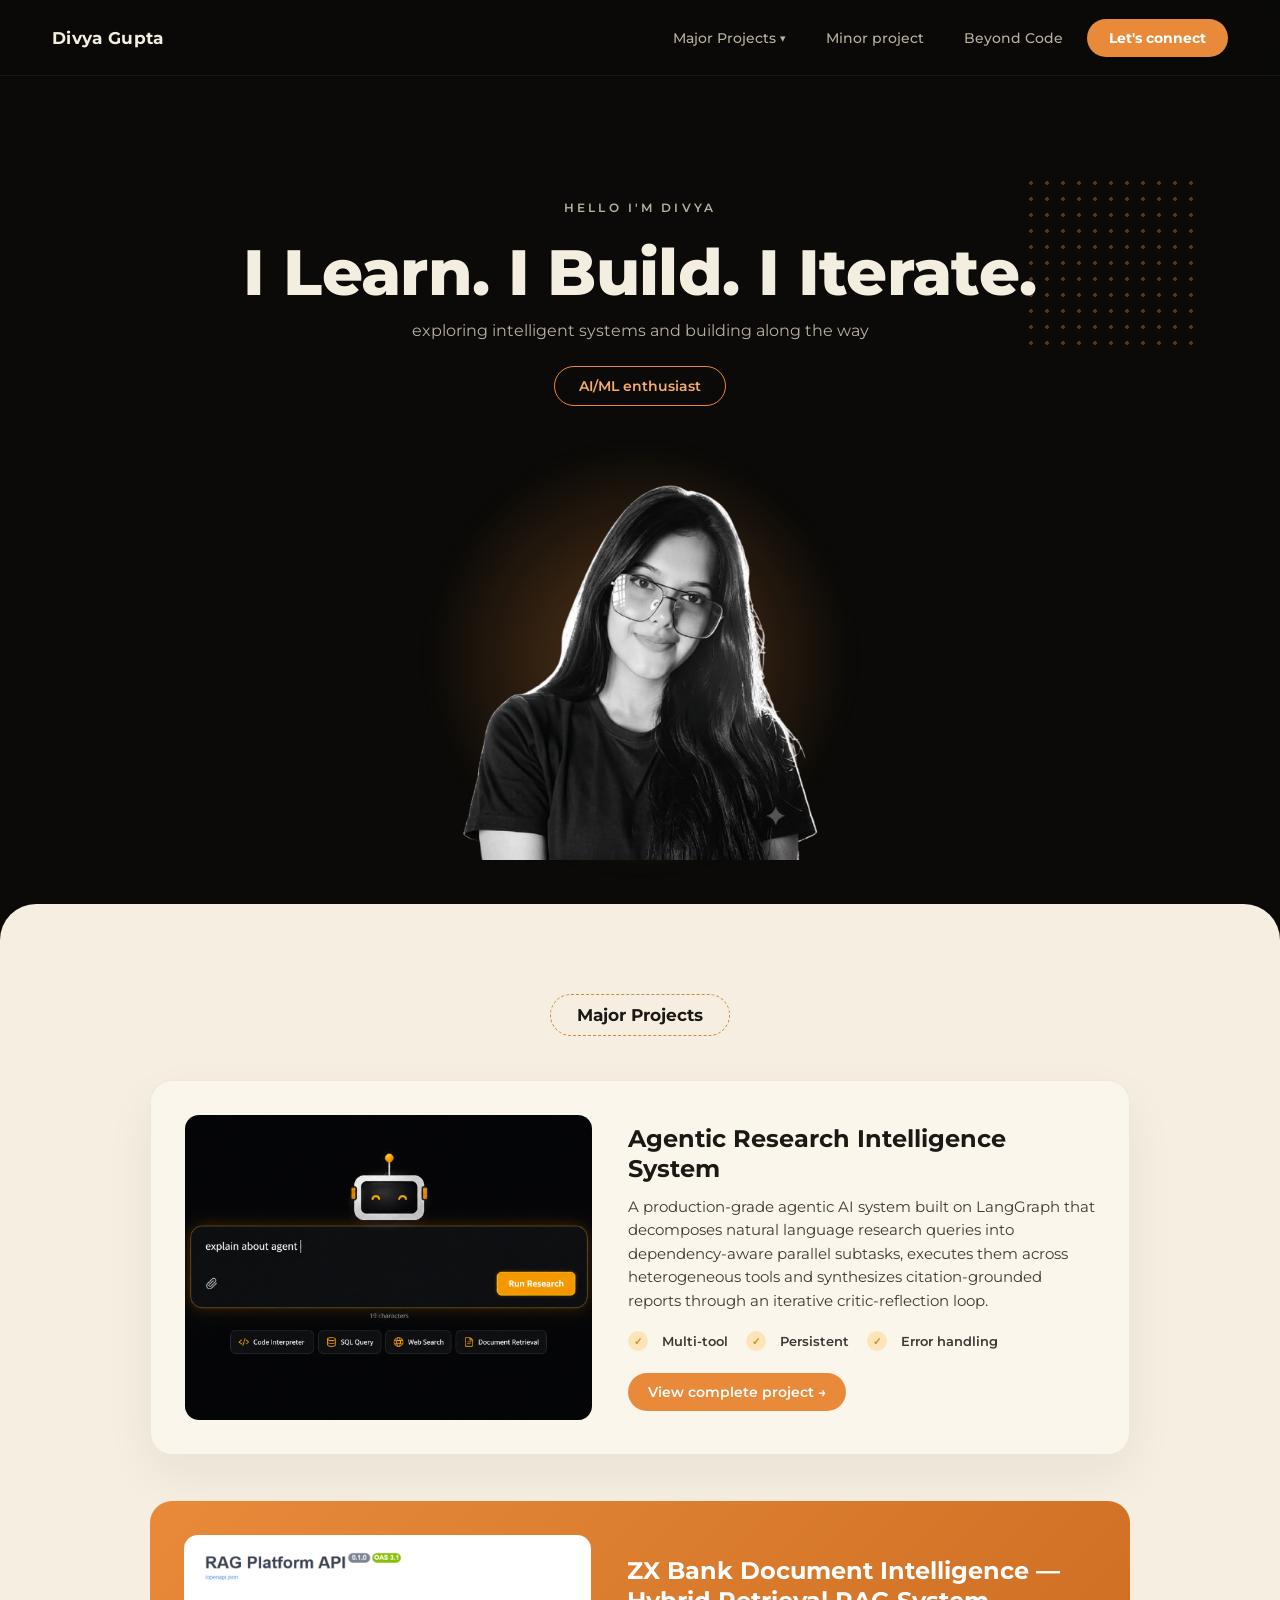
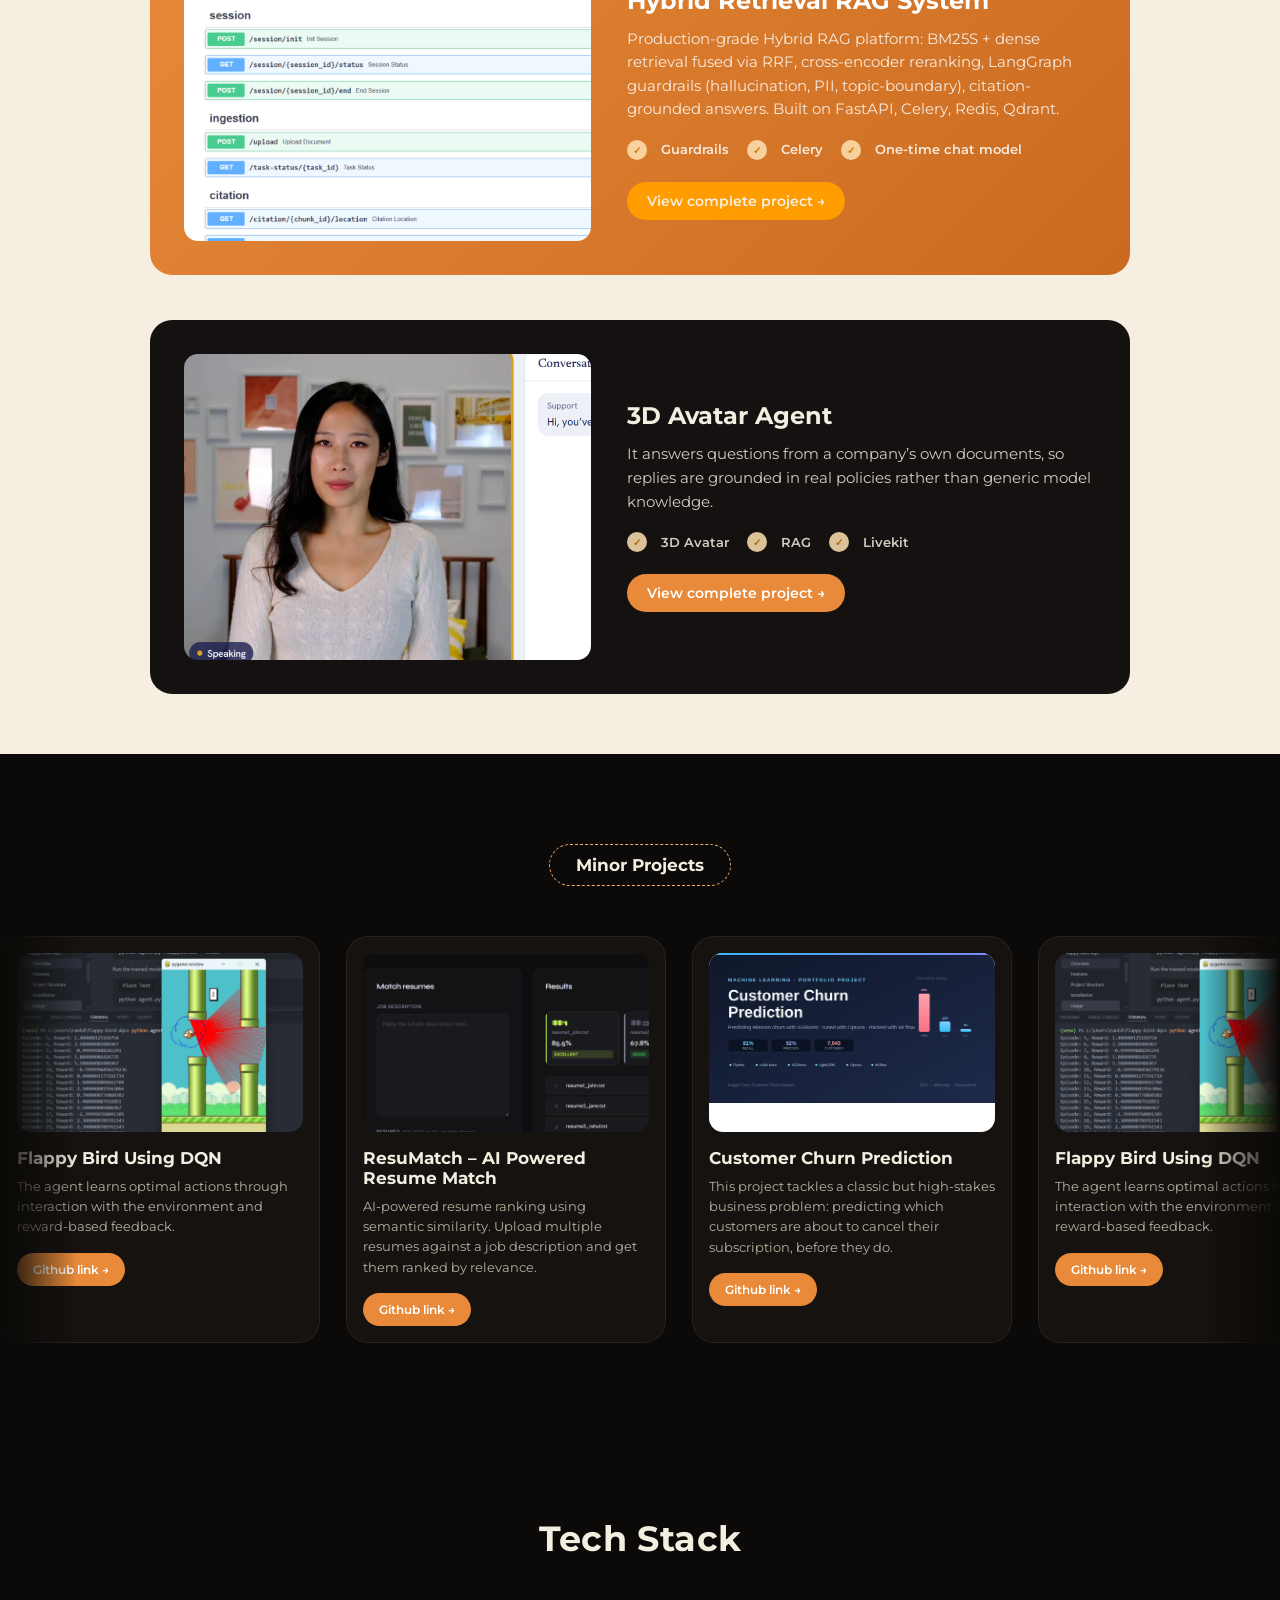
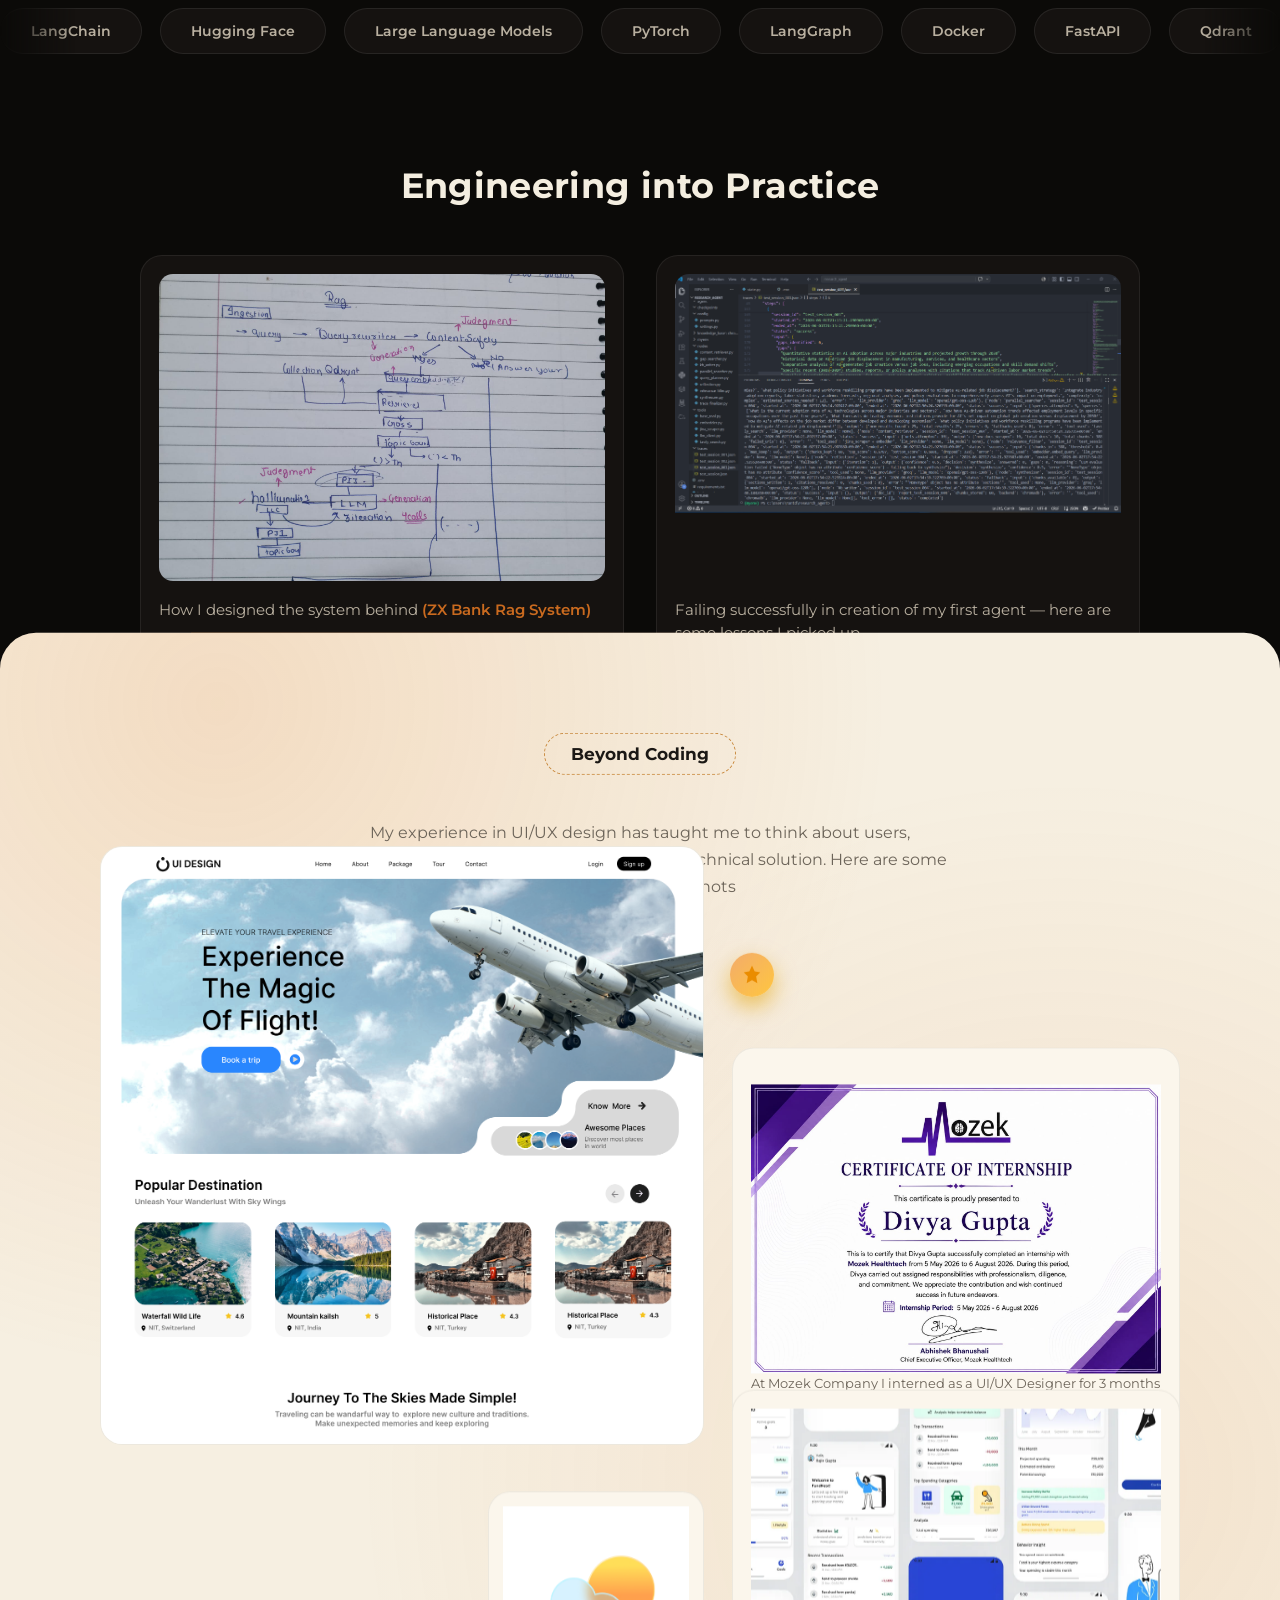
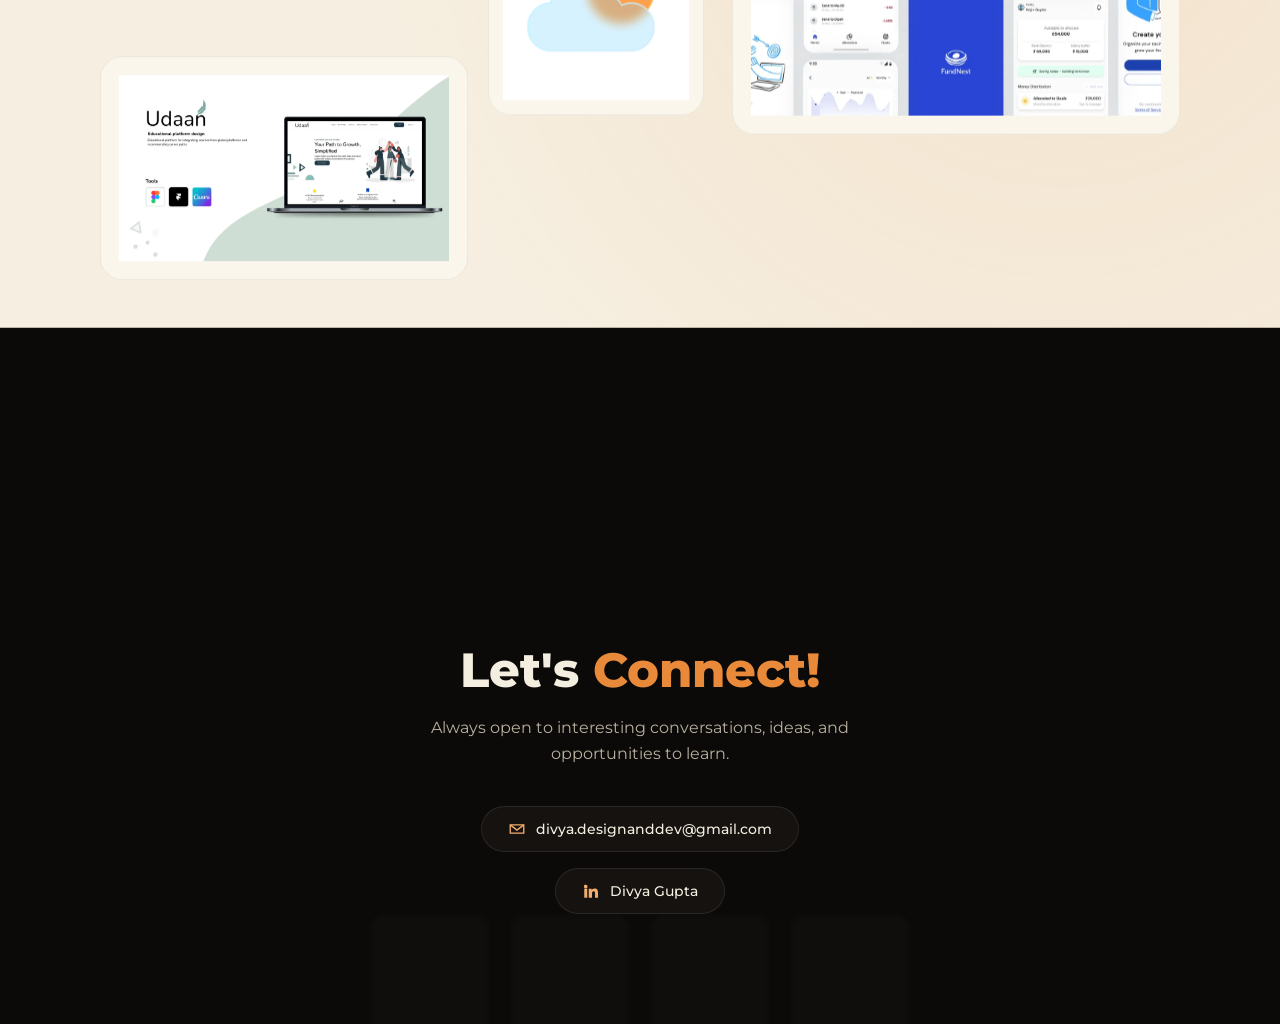
<file: index.html>
<!DOCTYPE html>
<html lang="en">
<head>
<meta charset="UTF-8">
<meta name="viewport" content="width=device-width, initial-scale=1.0">
<title>Divya Gupta — AI/ML Enthusiast</title>
<link rel="preconnect" href="https://fonts.googleapis.com">
<link rel="preconnect" href="https://fonts.gstatic.com" crossorigin>
<link href="https://fonts.googleapis.com/css2?family=Montserrat:ital,wght@0,300;0,400;0,500;0,600;0,700;0,800;1,500&display=swap" rel="stylesheet">
<link rel="stylesheet" href="style.css">
</head>
<body>

<!-- ============ TOP NAVIGATION ============ -->
<header class="site-nav" id="top">
  <div class="nav-inner">
    <a href="index.html" class="nav-logo">Divya Gupta</a>

    <button class="nav-toggle" id="navToggle" aria-label="Toggle menu" aria-expanded="false">
      <span></span><span></span><span></span>
    </button>

    <nav class="nav-links" id="navLinks">
      <div class="nav-item nav-dropdown" id="projectsDropdown">
        <button class="nav-link dropdown-trigger" aria-haspopup="true" aria-expanded="false">
          Major Projects <span class="chevron">▾</span>
        </button>
        <div class="dropdown-menu">
          
          <a href="agentic-research.html" target="_blank" rel="noopener">Agentic Research Intelligence System</a>
          
          <a href="zx-bank.html" target="_blank" rel="noopener">ZX Bank RAG System</a>
          <a href="avatar-agent.html">3D Avatar Agent</a>
        </div>
      </div>

      <a href="#minor-projects" class="nav-link nav-scroll">Minor project</a>
      <a href="#beyond-code" class="nav-link nav-scroll">Beyond Code</a>
      <a href="#connect" class="nav-link nav-cta nav-scroll">Let's connect</a>
    </nav>
  </div>
</header>

<!-- ============ HERO SECTION (static, no interaction) ============ -->
<section class="hero">
  <div class="hero-dots" aria-hidden="true"></div>
  <div class="hero-content">
    <p class="hero-eyebrow">Hello I'm Divya</p>
    <h1 class="hero-title">I Learn. I Build. I Iterate.</h1>
    <p class="hero-subtitle">exploring intelligent systems and building along the way</p>
    <span class="hero-badge">AI/ML enthusiast</span>
  </div>
  <div class="hero-portrait">
    <img src="hero_image.png" alt="Divya's Profile Photo" class="portrait-image">
    <div class="portrait-glow" aria-hidden="true"></div>
  </div>
</section>

<!-- ============ MAJOR PROJECTS (stacking cards) ============ -->
<section class="major-projects" id="major-projects">
  <div class="section-heading">
    <span class="section-badge">Major Projects</span>
  </div>

  <div class="stack-container" id="stackContainer">

    <article class="stack-card card-light" style="z-index:1;">
      <div class="stack-card-inner">
        <div class="stack-card-media">
         <img src="ai_agent.png" alt="AI agent image" class="stack-card-image">
        </div>
        <div class="stack-card-body">
          <h3>Agentic Research Intelligence System</h3>
          <p>A production-grade agentic AI system built on LangGraph that decomposes natural language research queries into dependency-aware parallel subtasks, executes them across heterogeneous tools and synthesizes citation-grounded reports through an iterative critic-reflection loop.</p>
          <ul class="tag-list">
             <li><span class="tick">✓</span>Multi-tool</li>
            <li><span class="tick">✓</span>Persistent</li>
            <li><span class="tick">✓</span>Error handling</li>
          </ul>
          <!-- TODO: replace href with real project page once built -->
          <a href="agentic-research.html" target="_blank" rel="noopener" class="btn btn-orange">View complete project →</a>
        </div>
      </div>
    </article>

    <article class="stack-card card-orange" style="z-index:2;">
      <div class="stack-card-inner">
        <div class="stack-card-media">
          <img src="Rag_image1.png" alt="ZX Bank Document Intelligence Screenshot" class="stack-card-image">
        </div>
        <div class="stack-card-body">
          <h3>ZX Bank Document Intelligence — Hybrid Retrieval RAG System</h3>
          <p>Production-grade Hybrid RAG platform: BM25S + dense retrieval fused via RRF, cross-encoder reranking, LangGraph guardrails (hallucination, PII, topic-boundary), citation-grounded answers. Built on FastAPI, Celery, Redis, Qdrant.</p>
          <ul class="tag-list">
            <li><span class="tick">✓</span>Guardrails</li>
            <li><span class="tick">✓</span>Celery</li>
            <li><span class="tick">✓</span>One-time chat model</li>
          </ul>
          <!-- TODO: replace href with real project page once built -->
          <a href="zx-bank.html" target="_blank" rel="noopener" class="btn btn-dark">View complete project →</a>
        </div>
      </div>
    </article>
        <article class="stack-card card-black" style="z-index:3;">
      <div class="stack-card-inner">
        <div class="stack-card-media">
          <img src="avatar_agent.png" alt="3D Avatar Agent screenshot" class="stack-card-image">
        </div>
        <div class="stack-card-body">
          <h3>3D Avatar Agent</h3>
          <p>It answers questions from a company’s own documents, so replies are grounded in real policies rather than generic model knowledge.</p>
          <ul class="tag-list">
            <li><span class="tick">✓</span>3D Avatar</li>
            <li><span class="tick">✓</span>RAG</li>
            <li><span class="tick">✓</span>Livekit</li>
          </ul>
          <a href="avatar-agent.html" class="btn btn-orange">View complete project →</a>
        </div>
      </div>
    </article>
    
    
  </div>
</section>

<!-- ============ MINOR PROJECTS (infinite marquee) ============ -->
<section class="minor-projects" id="minor-projects">
  <div class="section-heading">
    <span class="section-badge section-badge-dark">Minor Projects</span>
  </div>

  <div class="marquee" id="minorMarquee">
    <div class="marquee-track" id="minorTrack">

      <article class="mini-card">
        <div class="mini-card-media">
         <img src = "flappybird.png" data-label="Flappy bird DNQ">
        </div>
        <div class="mini-card-body">
          <h4>Flappy Bird Using DQN</h4>
          <p>The agent learns optimal actions through interaction with the environment and reward-based feedback.</p>
          <div class="mini-card-actions">
            <a href="https://github.com/divya626343-ctrl/flappy-bird-dqn" target="_blank" rel="noopener" class="btn btn-orange btn-sm">Github link →</a>
          </div>
        </div>
      </article>

      <article class="mini-card">
        <div class="mini-card-media">
          <img src="resumematcher.png" data-label="Resume-match-UI">
        </div>
        <div class="mini-card-body">
          <h4>ResuMatch – AI Powered Resume Match</h4>
          <p>AI-powered resume ranking using semantic similarity. Upload multiple resumes against a job description and get them ranked by relevance.</p>
          <div class="mini-card-actions">
            <a href="https://github.com/divya626343-ctrl/RESUME-JOBDESCRIPTION-MATCHER" target="_blank" rel="noopener" class="btn btn-orange btn-sm">Github link →</a>
          </div>
        </div>
      </article>

      <article class="mini-card">
        <div class="mini-card-media mini-card-media-flat">
         <img src="cover.png" data-label = "Customer churn prediction">
        </div>
        <div class="mini-card-body">
          <h4>Customer Churn Prediction</h4>
          <p>This project tackles a classic but high-stakes business problem: predicting which customers are about to cancel their subscription, before they do.</p>
          <div class="mini-card-actions">
            <a href="https://github.com/divya626343-ctrl/Customer-Churn-Prediction" target="_blank" rel="noopener" class="btn btn-orange btn-sm">Github link →</a>
          </div>
        </div>
      </article>

      
    </div>
  </div>
</section>

<!-- ============ TECH STACK (infinite marquee, no hover) ============ -->
<section class="tech-stack">
  <h2 class="section-title-light">Tech Stack</h2>
  <div class="marquee marquee-plain" id="techMarquee">
    <div class="marquee-track" id="techTrack">
      <span class="tech-pill">LangChain</span>
      <span class="tech-pill">Hugging Face</span>
      <span class="tech-pill">Large Language Models</span>
      <span class="tech-pill">PyTorch</span>
      <span class="tech-pill">LangGraph</span>
      <span class="tech-pill">Docker</span>
      <span class="tech-pill">FastAPI</span>
      <span class="tech-pill">Qdrant</span>
    </div>
  </div>
</section>

<!-- ============ ENGINEERING INTO PRACTICE (static) ============ -->
<section class="engineering">
  <h2 class="section-title-light">Engineering into Practice</h2>
  <div class="engineering-grid">
    <article class="engineering-card">
      <div class="engineering-media">
       <img src="engineering.jpeg" data-label="handwritten system flow of rag">
      </div>
      <p class="engineering-caption">How I designed the system behind <span class="highlight">(ZX Bank Rag System)</span></p>
      <!-- TODO: replace href with real project write-up link -->
      <a href="zx-bank.html" target="_blank" rel="noopener" class="btn btn-orange btn-sm">View complete project →</a>
    </article>

    <article class="engineering-card">
      <div class="engineering-media">
        <img src="failtosuccess.png" data-label="failing in first ai agent">
      </div>
      <p class="engineering-caption">Failing successfully in creation of my first agent — here are some lessons I picked up</p>
      <!-- TODO: replace with real LinkedIn post link -->
      <a href="https://lnkd.in/p/dRu3aE6P" target="_blank" rel="noopener" class="btn btn-orange btn-sm">View on LinkedIn →</a>
    </article>
  </div>
</section>

<!-- ============ BEYOND CODE (parallax) ============ -->
<section class="beyond-code" id="beyond-code" data-parallax-speed="0.1">
  <div class="parallax-bg" id="parallaxBg" aria-hidden="true"></div>
  <div class="beyond-code-content">
    <div class="section-heading">
      <span class="section-badge">Beyond Coding</span>
    </div>
    <p class="beyond-code-intro">My experience in UI/UX design has taught me to think about users, interfaces, and the bigger picture behind a technical solution. Here are some of my design snapshots</p>

  <div class="beyond-grid">

  <div class="beyond-col beyond-col-left">
    <div class="beyond-item beyond-item-hero" data-parallax-speed="0.06">
     <img src="travelui.png" alt="">
    </div>
    <div class="beyond-row">
      <div class="beyond-item beyond-item-dest" data-parallax-speed="-0.04">
        <img src="udaan.webp" alt="">
      </div>
      <div class="beyond-item beyond-item-weather" data-parallax-speed="0.05">
        <img src="cloud.png" alt="">
      </div>
    </div>
  </div>

  <div class="beyond-col beyond-col-right">
    <span class="cert-badge" aria-hidden="true">
            <svg viewBox="0 0 24 24" fill="currentColor"><path d="M12 2l2.9 6.26L21 9.27l-4.5 4.38L17.8 21 12 17.77 6.2 21l1.3-7.35L3 9.27l6.1-1.01L12 2z"/></svg>
    </span>
    <div class="beyond-item beyond-item-cert" data-parallax-speed="-0.05">
      <img src="uxintership.jpeg" data-label ="ui ux intership ceritficate">
      <p class="beyond-item-text">At Mozek Company I interned as a UI/UX Designer for 3 months where I learned a lot about the user perspective and worked on multiple design areas such as portal design, app design, watch design, and more.</p>
      <!-- TODO: replace with real certificate link/PDF -->
      <a href="https://lnkd.in/p/dxWvw84a" target="_blank" rel="noopener" class="btn btn-orange btn-sm">View the certificate →</a>
    </div>
    <div class="beyond-item beyond-item-fund" data-parallax-speed="0.04">
      <img src="fundnest1.webp" alt="">
    </div>
  </div>

</div>
</section>

<!-- ============ LET'S CONNECT ============ -->
<section class="connect" id="connect">
  <div class="connect-blur-row" aria-hidden="true">
    <div class="blur-tile"></div><div class="blur-tile"></div><div class="blur-tile"></div><div class="blur-tile"></div>
  </div>
  <div class="connect-content">
    <h2 class="connect-title">Let's <span class="highlight-orange">Connect!</span></h2>
    <p class="connect-subtitle">Always open to interesting conversations, ideas, and opportunities to learn.</p>

    <div class="connect-links">
      <button class="connect-link" id="copyEmailBtn" type="button" data-email="divya.designanddev@gmail.com">
        <svg class="connect-icon" viewBox="0 0 24 24" fill="none" stroke="currentColor" stroke-width="1.8"><path d="M3 6.5h18v11H3z"/><path d="M3 6.5l9 7 9-7"/></svg>
        <span id="emailText">divya.designanddev@gmail.com</span>
        <span class="copy-tooltip" id="copyTooltip">Copied!</span>
      </button>

      <a href="https://www.linkedin.com/in/divya-gupta-a05b24400/" target="_blank" rel="noopener" class="connect-link">
        <svg class="connect-icon" viewBox="0 0 24 24" fill="currentColor"><path d="M4.98 3.5a2.5 2.5 0 11-.02 5 2.5 2.5 0 01.02-5zM3 9h4v12H3zM9 9h3.8v1.7h.05c.53-1 1.83-2 3.77-2 4.03 0 4.78 2.65 4.78 6.1V21h-4v-5.6c0-1.34-.02-3.06-1.87-3.06-1.87 0-2.16 1.46-2.16 2.96V21H9z"/></svg>
        <span>Divya Gupta</span>
      </a>
    </div>
  </div>
</section>

<script src="main.js"></script>
</body>
</html>
</file>
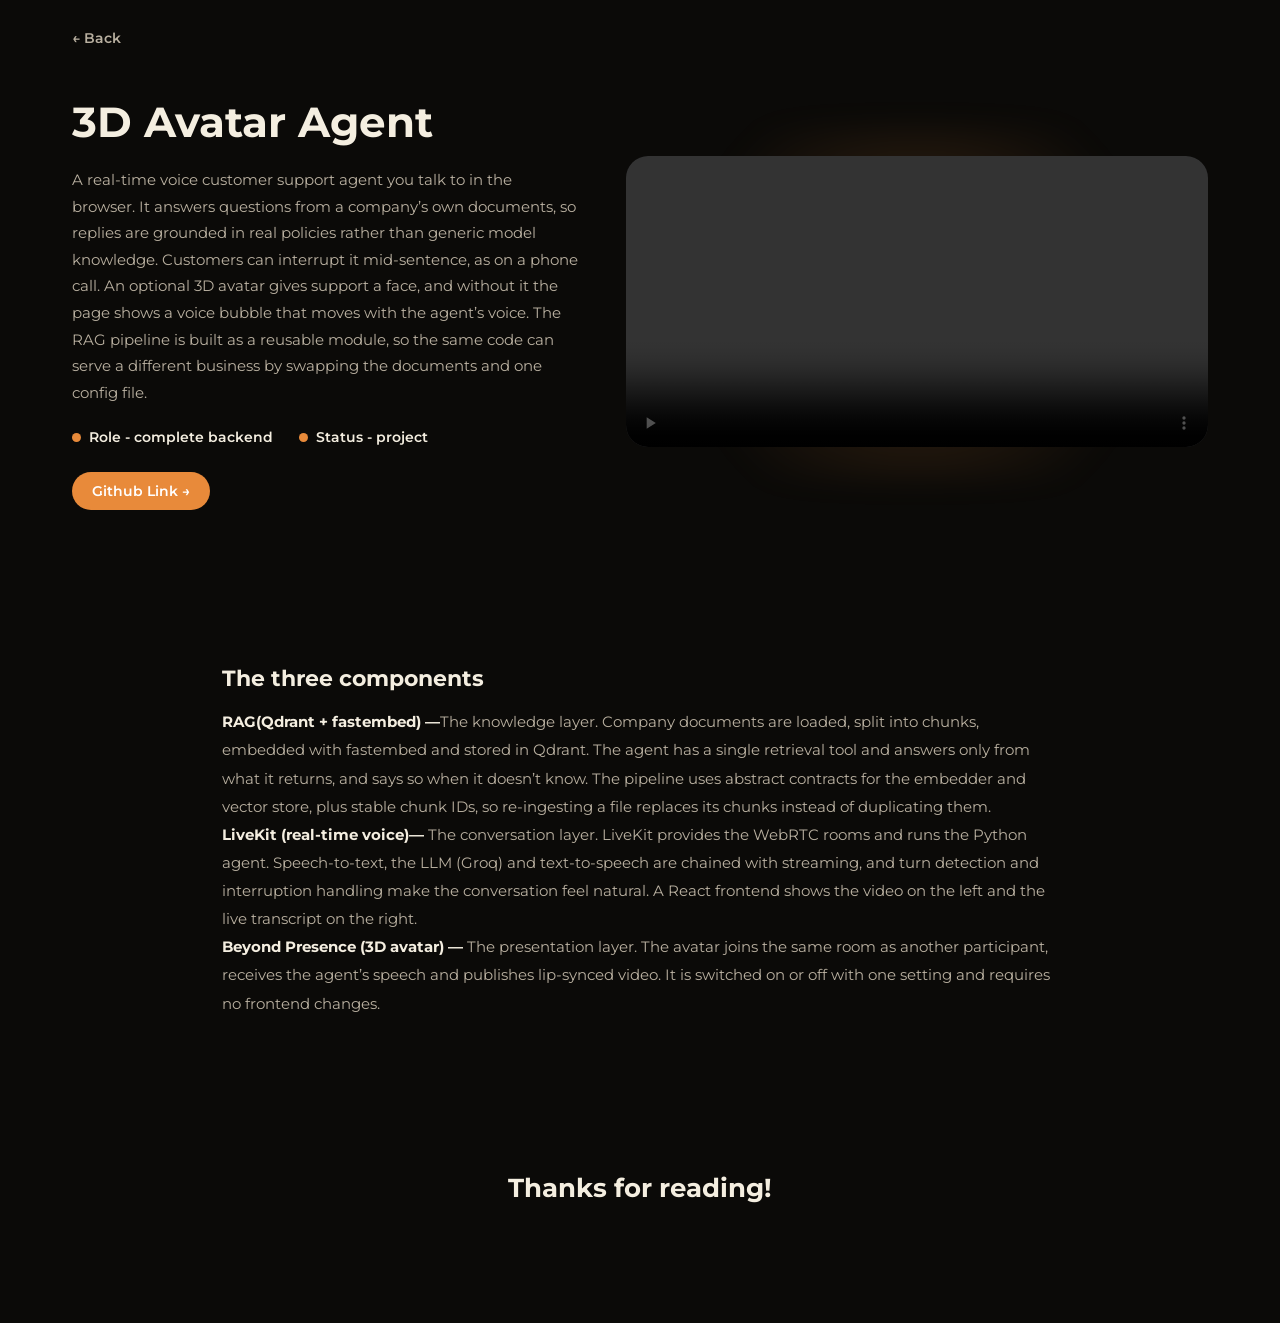
<file: avatar-agent.html>
<!DOCTYPE html>
<html lang="en">
<head>
<meta charset="UTF-8">
<meta name="viewport" content="width=device-width, initial-scale=1.0">
<title>3D Avatar Agent — Divya Gupta</title>
<link rel="preconnect" href="https://fonts.googleapis.com">
<link rel="preconnect" href="https://fonts.gstatic.com" crossorigin>
<link href="https://fonts.googleapis.com/css2?family=Montserrat:ital,wght@0,300;0,400;0,500;0,600;0,700;0,800;1,500&display=swap" rel="stylesheet">
<link rel="stylesheet" href="style.css">
</head>
<body class="project-page">

<div class="project-back-bar">
 <a href="index.html" class="project-back">← Back</a>
</div>

<!-- ============ PROJECT HERO (description left, video right) ============ -->
<section class="project-hero">
  <div class="project-hero-text">
    <h1>3D Avatar Agent</h1>
    <p>A real-time voice customer support agent you talk to in the browser. It answers questions from a company’s own documents, so replies are grounded in real policies rather than generic model knowledge. Customers can interrupt it mid-sentence, as on a phone call. An optional 3D avatar gives support a face, and without it the page shows a voice bubble that moves with the agent’s voice. The RAG pipeline is built as a reusable module, so the same code can serve a different business by swapping the documents and one config file.</p>
    <ul class="project-meta">
      <li><span class="dot"></span>Role - complete backend</li>
      <li><span class="dot"></span>Status - project</li>
    </ul>
    <!-- TODO: replace with real GitHub repo link -->
    <a href="https://github.com/divya626343-ctrl/3D-Avatar-Voice-Agent" target="_blank" rel="noopener" class="btn btn-orange">Github Link →</a>
  </div>
  <div class="project-hero-media">
     <video class="video-el" controls playsinline>
      <source src="avatar-agent-demo.mp4" type="video/mp4">
    </video>
  </div>
</section>

<!-- ============ THREE MAJOR COMPONENTS (one paragraph) ============ -->
<section class="project-single-col">
  <h2>The three components</h2>
  <p>
    <strong>RAG(Qdrant + fastembed) —</strong>The knowledge layer. Company documents are loaded, split into chunks, embedded with fastembed and stored in Qdrant. The agent has a single retrieval tool and answers only from what it returns, and says so when it doesn’t know. The pipeline uses abstract contracts for the embedder and vector store, plus stable chunk IDs, so re-ingesting a file replaces its chunks instead of duplicating them.
    <br>
    <strong>LiveKit (real-time voice)—</strong> The conversation layer. LiveKit provides the WebRTC rooms and runs the Python agent. Speech-to-text, the LLM (Groq) and text-to-speech are chained with streaming, and turn detection and interruption handling make the conversation feel natural. A React frontend shows the video on the left and the live transcript on the right.
    <br>
    <strong>Beyond Presence (3D avatar) —</strong> The presentation layer. The avatar joins the same room as another participant, receives the agent’s speech and publishes lip-synced video. It is switched on or off with one setting and requires no frontend changes.
  </p>
</section>

<!-- ============ THANKS ============ -->
<section class="project-thanks">
  <h2>Thanks for reading!</h2>
</section>

</body>
</html>
</file>
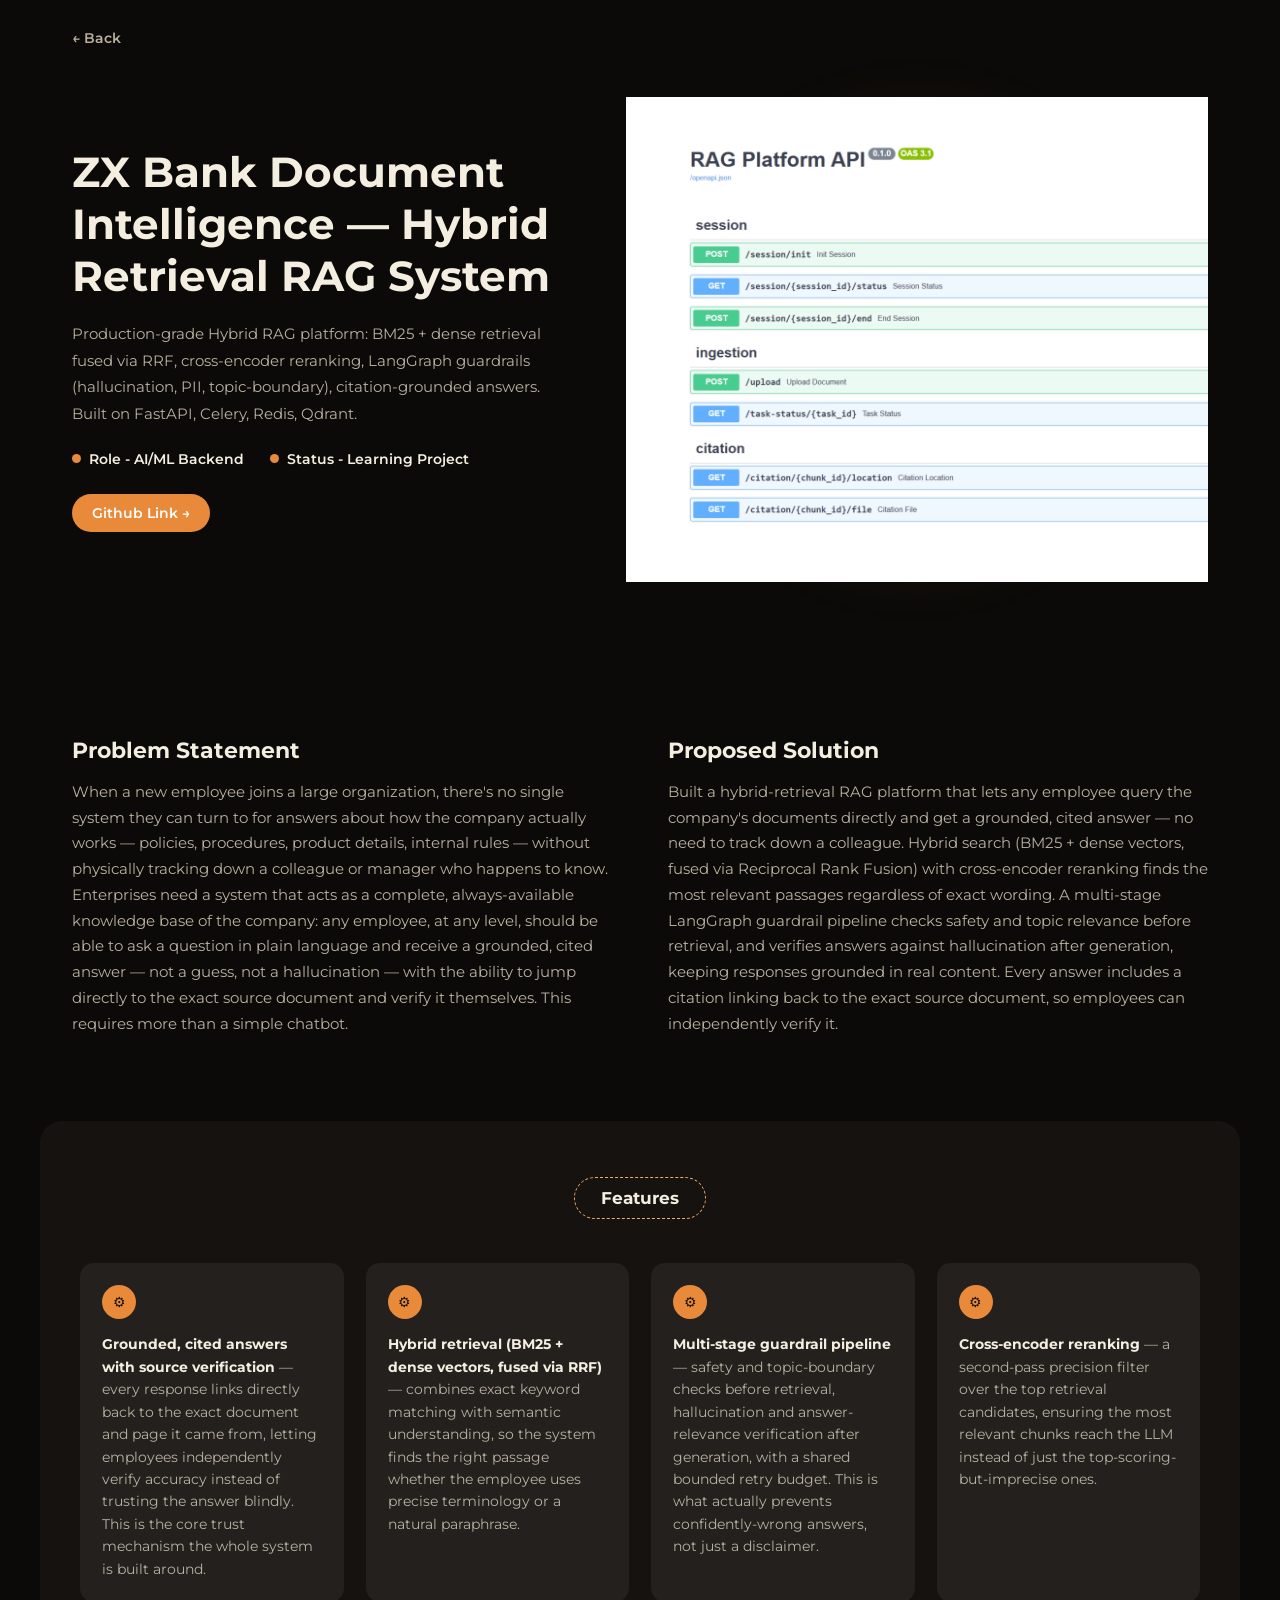
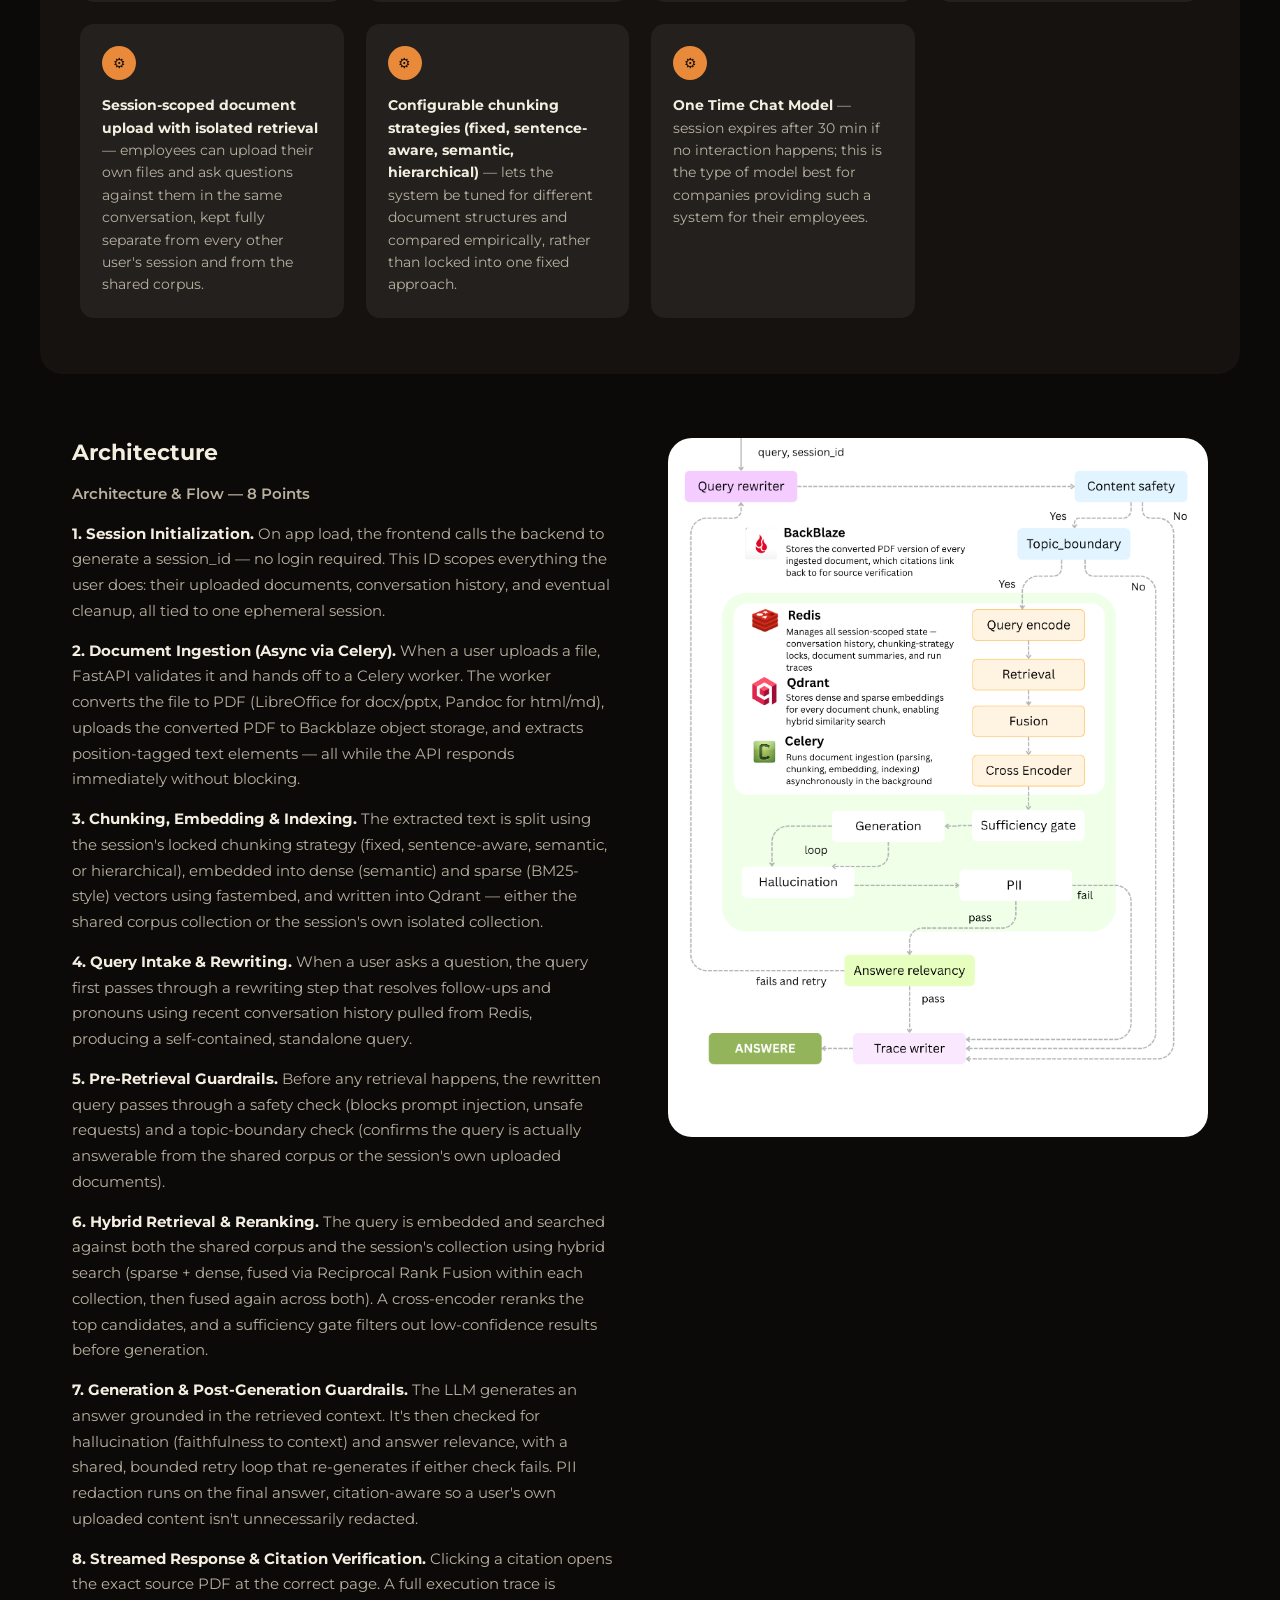
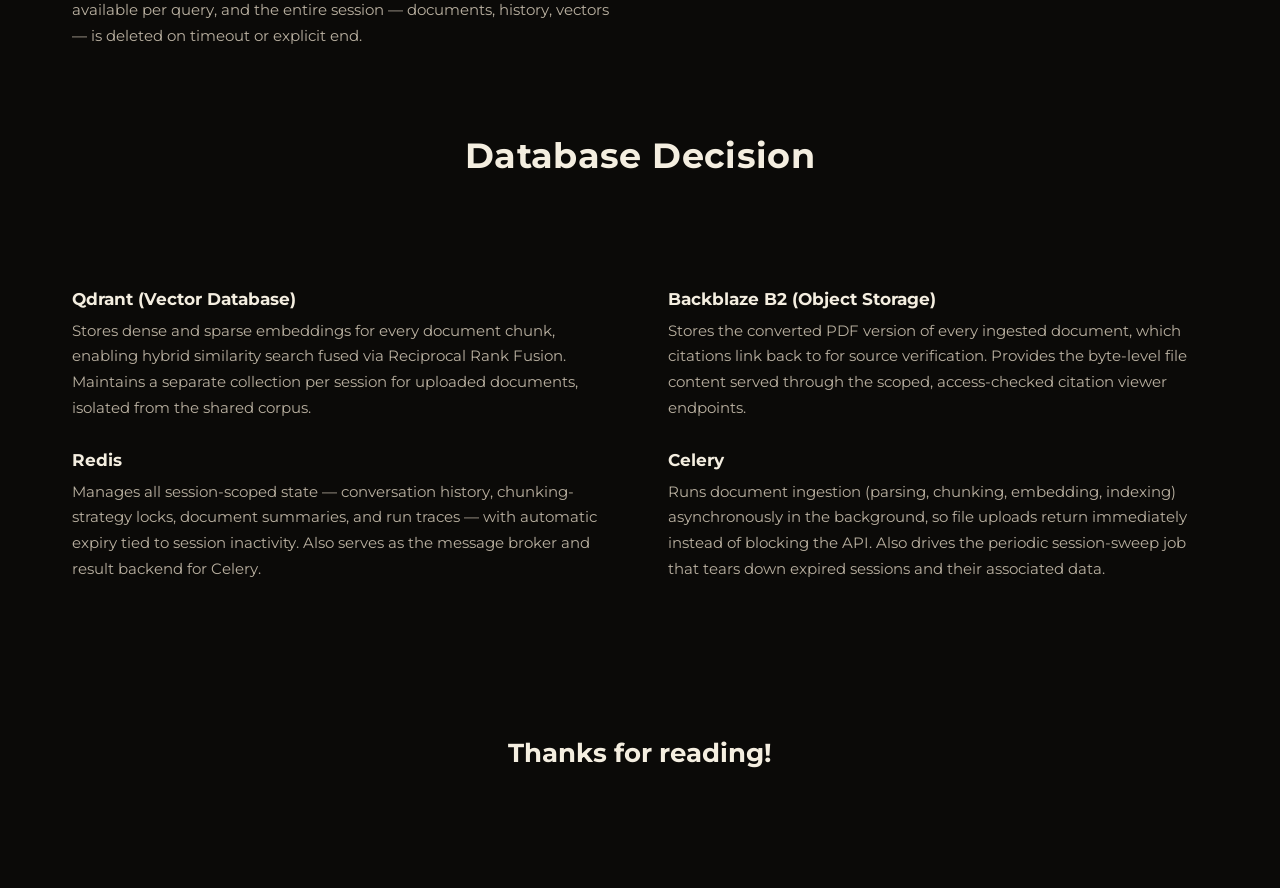
<file: zx-bank.html>
<!DOCTYPE html>
<html lang="en">
<head>
<meta charset="UTF-8">
<meta name="viewport" content="width=device-width, initial-scale=1.0">
<title>ZX Bank Document Intelligence — Divya Gupta</title>
<link rel="preconnect" href="https://fonts.googleapis.com">
<link rel="preconnect" href="https://fonts.gstatic.com" crossorigin>
<link href="https://fonts.googleapis.com/css2?family=Montserrat:ital,wght@0,300;0,400;0,500;0,600;0,700;0,800;1,500&display=swap" rel="stylesheet">
<link rel="stylesheet" href="style.css">
</head>
<body class="project-page">

<div class="project-back-bar">
 <a href="index.html" class="project-back">← Back</a>
</div>

<!-- ============ PROJECT HERO ============ -->
<section class="project-hero">
  <div class="project-hero-text">
    <h1>ZX Bank Document Intelligence — Hybrid Retrieval RAG System</h1>
    <p>Production-grade Hybrid RAG platform: BM25 + dense retrieval fused via RRF, cross-encoder reranking, LangGraph guardrails (hallucination, PII, topic-boundary), citation-grounded answers. Built on FastAPI, Celery, Redis, Qdrant.</p>
    <ul class="project-meta">
      <li><span class="dot"></span>Role - AI/ML Backend</li>
      <li><span class="dot"></span>Status - Learning Project</li>
    </ul>
    <!-- TODO: replace with real GitHub repo link -->
    <a href="https://github.com/divya626343-ctrl/Industry-standard-Rag" target="_blank" rel="noopener" class="btn btn-orange">Github Link →</a>
  </div>
  <div class="project-hero-media">
    <img src="hero_rag_image.png" data-label="RAG API SCREENSHORT">
  </div>
</section>

<!-- ============ PROBLEM / SOLUTION ============ -->
<section class="project-two-col">
  <div>
    <h2>Problem Statement</h2>
    <p>When a new employee joins a large organization, there's no single system they can turn to for answers about how the company actually works — policies, procedures, product details, internal rules — without physically tracking down a colleague or manager who happens to know. Enterprises need a system that acts as a complete, always-available knowledge base of the company: any employee, at any level, should be able to ask a question in plain language and receive a grounded, cited answer — not a guess, not a hallucination — with the ability to jump directly to the exact source document and verify it themselves. This requires more than a simple chatbot.</p>
  </div>
  <div>
    <h2>Proposed Solution</h2>
    <p>Built a hybrid-retrieval RAG platform that lets any employee query the company's documents directly and get a grounded, cited answer — no need to track down a colleague. Hybrid search (BM25 + dense vectors, fused via Reciprocal Rank Fusion) with cross-encoder reranking finds the most relevant passages regardless of exact wording. A multi-stage LangGraph guardrail pipeline checks safety and topic relevance before retrieval, and verifies answers against hallucination after generation, keeping responses grounded in real content. Every answer includes a citation linking back to the exact source document, so employees can independently verify it.</p>
  </div>
</section>

<!-- ============ FEATURES ============ -->
<section class="project-features">
  <div class="section-heading">
    <span class="section-badge section-badge-dark">Features</span>
  </div>
  <div class="features-grid">
    <div class="feature-item">
      <span class="feature-icon">⚙</span>
      <p><strong>Grounded, cited answers with source verification</strong> — every response links directly back to the exact document and page it came from, letting employees independently verify accuracy instead of trusting the answer blindly. This is the core trust mechanism the whole system is built around.</p>
    </div>
    <div class="feature-item">
      <span class="feature-icon">⚙</span>
      <p><strong>Hybrid retrieval (BM25 + dense vectors, fused via RRF)</strong> — combines exact keyword matching with semantic understanding, so the system finds the right passage whether the employee uses precise terminology or a natural paraphrase.</p>
    </div>
    <div class="feature-item">
      <span class="feature-icon">⚙</span>
      <p><strong>Multi-stage guardrail pipeline</strong> — safety and topic-boundary checks before retrieval, hallucination and answer-relevance verification after generation, with a shared bounded retry budget. This is what actually prevents confidently-wrong answers, not just a disclaimer.</p>
    </div>
    <div class="feature-item">
      <span class="feature-icon">⚙</span>
      <p><strong>Cross-encoder reranking</strong> — a second-pass precision filter over the top retrieval candidates, ensuring the most relevant chunks reach the LLM instead of just the top-scoring-but-imprecise ones.</p>
    </div>
    <div class="feature-item">
      <span class="feature-icon">⚙</span>
      <p><strong>Session-scoped document upload with isolated retrieval</strong> — employees can upload their own files and ask questions against them in the same conversation, kept fully separate from every other user's session and from the shared corpus.</p>
    </div>
    <div class="feature-item">
      <span class="feature-icon">⚙</span>
      <p><strong>Configurable chunking strategies (fixed, sentence-aware, semantic, hierarchical)</strong> — lets the system be tuned for different document structures and compared empirically, rather than locked into one fixed approach.</p>
    </div>
    <div class="feature-item">
      <span class="feature-icon">⚙</span>
      <p><strong>One Time Chat Model</strong> — session expires after 30 min if no interaction happens; this is the type of model best for companies providing such a system for their employees.</p>
    </div>
  </div>
</section>

<!-- ============ ARCHITECTURE ============ -->
<section class="project-two-col">
  <div>
    <h2>Architecture</h2>
    <p class="architecture-subhead">Architecture &amp; Flow — 8 Points</p>

    <p><strong>1. Session Initialization.</strong> On app load, the frontend calls the backend to generate a session_id — no login required. This ID scopes everything the user does: their uploaded documents, conversation history, and eventual cleanup, all tied to one ephemeral session.</p>
    <p><strong>2. Document Ingestion (Async via Celery).</strong> When a user uploads a file, FastAPI validates it and hands off to a Celery worker. The worker converts the file to PDF (LibreOffice for docx/pptx, Pandoc for html/md), uploads the converted PDF to Backblaze object storage, and extracts position-tagged text elements — all while the API responds immediately without blocking.</p>
    <p><strong>3. Chunking, Embedding &amp; Indexing.</strong> The extracted text is split using the session's locked chunking strategy (fixed, sentence-aware, semantic, or hierarchical), embedded into dense (semantic) and sparse (BM25-style) vectors using fastembed, and written into Qdrant — either the shared corpus collection or the session's own isolated collection.</p>
    <p><strong>4. Query Intake &amp; Rewriting.</strong> When a user asks a question, the query first passes through a rewriting step that resolves follow-ups and pronouns using recent conversation history pulled from Redis, producing a self-contained, standalone query.</p>
    <p><strong>5. Pre-Retrieval Guardrails.</strong> Before any retrieval happens, the rewritten query passes through a safety check (blocks prompt injection, unsafe requests) and a topic-boundary check (confirms the query is actually answerable from the shared corpus or the session's own uploaded documents).</p>
    <p><strong>6. Hybrid Retrieval &amp; Reranking.</strong> The query is embedded and searched against both the shared corpus and the session's collection using hybrid search (sparse + dense, fused via Reciprocal Rank Fusion within each collection, then fused again across both). A cross-encoder reranks the top candidates, and a sufficiency gate filters out low-confidence results before generation.</p>
    <p><strong>7. Generation &amp; Post-Generation Guardrails.</strong> The LLM generates an answer grounded in the retrieved context. It's then checked for hallucination (faithfulness to context) and answer relevance, with a shared, bounded retry loop that re-generates if either check fails. PII redaction runs on the final answer, citation-aware so a user's own uploaded content isn't unnecessarily redacted.</p>
    <p><strong>8. Streamed Response &amp; Citation Verification.</strong> Clicking a citation opens the exact source PDF at the correct page. A full execution trace is available per query, and the entire session — documents, history, vectors — is deleted on timeout or explicit end.</p>
  </div>
  <div class="architecture-media">
    <img src="RAG_system.png" alt="architecture diagram of rag">
  </div>
</section>

<!-- ============ DATABASE DECISION ============ -->
<h2 class="section-title-light project-section-title">Database Decision</h2>
<section class="project-two-col project-db-section">
  <div class="db-col">
    <h3>Qdrant (Vector Database)</h3>
    <p>Stores dense and sparse embeddings for every document chunk, enabling hybrid similarity search fused via Reciprocal Rank Fusion. Maintains a separate collection per session for uploaded documents, isolated from the shared corpus.</p>
    <h3>Redis</h3>
    <p>Manages all session-scoped state — conversation history, chunking-strategy locks, document summaries, and run traces — with automatic expiry tied to session inactivity. Also serves as the message broker and result backend for Celery.</p>
  </div>
  <div class="db-col">
    <h3>Backblaze B2 (Object Storage)</h3>
    <p>Stores the converted PDF version of every ingested document, which citations link back to for source verification. Provides the byte-level file content served through the scoped, access-checked citation viewer endpoints.</p>
    <h3>Celery</h3>
    <p>Runs document ingestion (parsing, chunking, embedding, indexing) asynchronously in the background, so file uploads return immediately instead of blocking the API. Also drives the periodic session-sweep job that tears down expired sessions and their associated data.</p>
  </div>
</section>

<!-- ============ THANKS ============ -->
<section class="project-thanks">
  <h2>Thanks for reading!</h2>
</section>

</body>
</html>
</file>
<file: style.css>
/* =========================================================
   TOKENS
========================================================= */
:root{
  --bg-black:#0b0a08;
  --bg-black-2:#151210;
  --bg-cream:#f6efe1;
  --bg-cream-2:#fbf6ec;
  --accent:#e88a3a;
  --accent-dark:#c96a1f;
  --accent-light:#f3ac6b;
  --text-cream:#f4eee0;
  --text-cream-muted:#b9b0a0;
  --text-dark:#1b1815;
  --text-dark-muted:#6c6459;
  --border-dash:#c98a3f;
  --radius-lg:22px;
  --radius-md:14px;
  --radius-sm:8px;
  --font:'Montserrat', sans-serif;
  --nav-h:76px;
}

*,*::before,*::after{ box-sizing:border-box; }
html{ scroll-behavior:smooth; scroll-padding-top: var(--nav-h); }
@media (prefers-reduced-motion: reduce){
  html{ scroll-behavior:auto; }
  *{ animation-duration:0.01ms !important; animation-iteration-count:1 !important; transition-duration:0.01ms !important; }
}

body{
  margin:0;
  font-family:var(--font);
  background:var(--bg-black);
  color:var(--text-cream);
  -webkit-font-smoothing:antialiased;
  overflow-x:hidden;
}

img{ max-width:100%; display:block; }
a{ text-decoration:none; color:inherit; }
ul{ list-style:none; margin:0; padding:0; }
h1,h2,h3,h4{ margin:0; font-family:var(--font); }
p{ margin:0; }

.section-title-light{
  text-align:center;
  font-size:clamp(1.6rem,3vw,2.2rem);
  font-weight:700;
  color:var(--text-cream);
  margin-bottom:48px;
  letter-spacing:.01em;
}

/* placeholder image blocks (swap for real <img> once assets are uploaded) */
.img-placeholder{
  width:100%; height:100%; min-height:180px;
  border:1.5px dashed rgba(255,255,255,.35);
  border-radius:var(--radius-md);
  display:flex; align-items:center; justify-content:center;
  text-align:center; padding:16px;
  font-size:.75rem; letter-spacing:.03em; text-transform:uppercase;
  color:rgba(255,255,255,.55);
  background:
    repeating-linear-gradient(135deg, rgba(255,255,255,.04) 0 10px, transparent 10px 20px),
    rgba(255,255,255,.03);
}
.card-light .img-placeholder,
.beyond-item .img-placeholder,
.beyond-item-large .img-placeholder{
  border-color:rgba(0,0,0,.2);
  color:rgba(0,0,0,.45);
  background:
    repeating-linear-gradient(135deg, rgba(0,0,0,.035) 0 10px, transparent 10px 20px),
    rgba(0,0,0,.03);
}

/* buttons */
.btn{
  display:inline-flex; align-items:center; gap:6px;
  padding:11px 20px;
  border-radius:999px;
  font-weight:600;
  font-size:.85rem;
  border:none;
  cursor:pointer;
  transition:transform .25s ease, box-shadow .25s ease, background .25s ease;
  white-space:nowrap;
}
.btn-orange{ background:var(--accent); color:#fff; }
.btn-orange:hover{ background:var(--accent-light); transform:translateY(-2px); box-shadow:0 8px 20px rgba(232,138,58,.35); }
.btn-dark{ background:#FF9C00; color:var(--text-cream); }
.btn-dark:hover{ background:#221c17; transform:translateY(-2px); box-shadow:0 8px 20px rgba(0,0,0,.4); }
.btn-sm{ padding:9px 16px; font-size:.78rem; }

.section-badge{
  display:inline-block;
  padding:10px 26px;
  border:1.5px dashed var(--border-dash);
  border-radius:999px;
  font-weight:700;
  font-size:1.05rem;
  color:var(--text-dark);
}
.section-badge-dark{ color:var(--text-cream); border-color:var(--accent-light); }
.section-heading{ text-align:center; margin-bottom:44px; }

.highlight{ color:var(--accent-dark); font-weight:600; }
.highlight-orange{ color:var(--accent); }

/* =========================================================
   NAVIGATION
========================================================= */
.site-nav{
  position:sticky; top:0; z-index:200;
  height:var(--nav-h);
  background:rgba(11,10,8,.72);
  backdrop-filter:blur(14px);
  -webkit-backdrop-filter:blur(14px);
  border-bottom:1px solid rgba(255,255,255,.06);
}
.nav-inner{
  max-width:1240px; margin:0 auto; height:100%;
  display:flex; align-items:center; justify-content:space-between;
  padding:0 32px;
}
.nav-logo{
  font-weight:700; font-size:1.05rem; letter-spacing:.02em;
  color:var(--text-cream);
  transition:color .2s ease, opacity .2s ease;
}
.nav-logo:hover{ color:var(--accent-light); }

.nav-toggle{
  display:none; flex-direction:column; gap:5px;
  background:none; border:none; cursor:pointer; padding:6px;
}
.nav-toggle span{ width:22px; height:2px; background:var(--text-cream); border-radius:2px; transition:transform .3s ease, opacity .3s ease; }

.nav-links{ display:flex; align-items:center; gap:8px; }
.nav-link{
  padding:10px 16px; font-size:.88rem; font-weight:500;
  color:var(--text-cream-muted);
  border:none; background:none; cursor:pointer; font-family:var(--font);
  display:flex; align-items:center; gap:4px;
  border-radius:999px;
  transition:color .2s ease, background .2s ease;
}
.nav-link:hover{ color:var(--text-cream); background:rgba(255,255,255,.06); }
.nav-cta{ background:var(--accent); color:#fff; font-weight:700; padding:10px 22px; }
.nav-cta:hover{ background:var(--accent-light); color:#fff; }

.chevron{ font-size:.7rem; transition:transform .25s ease; }
.nav-dropdown.open .chevron{ transform:rotate(180deg); }

.nav-dropdown{ position:relative; }
.dropdown-menu{
  position:absolute; top:calc(100% + 10px); left:50%; transform:translateX(-50%) translateY(-8px);
  min-width:280px;
  background:#1a1613;
  border:1px solid rgba(255,255,255,.08);
  border-radius:var(--radius-md);
  padding:8px;
  opacity:0; visibility:hidden;
  transition:opacity .22s ease, transform .22s ease, visibility .22s ease;
  box-shadow:0 20px 45px rgba(0,0,0,.5);
}
.nav-dropdown.open .dropdown-menu{
  opacity:1; visibility:visible; transform:translateX(-50%) translateY(0);
}
.dropdown-menu a{
  display:block; padding:11px 14px; border-radius:var(--radius-sm);
  font-size:.85rem; color:var(--text-cream-muted);
  transition:background .18s ease, color .18s ease, padding-left .18s ease;
}
.dropdown-menu a:hover{ background:rgba(232,138,58,.12); color:var(--accent-light); padding-left:18px; }

/* =========================================================
   HERO (static)
========================================================= */
.hero{
  position:relative;
  min-height:92vh;
  display:flex; flex-direction:column; align-items:center; justify-content:center;
  text-align:center;
  padding:80px 24px 0;
  overflow:hidden;
}
.hero-dots{
  position:absolute; top:12%; right:6%; width:180px; height:180px;
  background-image:radial-gradient(var(--accent) 2px, transparent 2px);
  background-size:16px 16px;
  opacity:.35;
}
.hero-eyebrow{
  letter-spacing:.25em; font-size:.78rem; font-weight:600; color:var(--text-cream-muted); text-transform:uppercase;
  animation:hero-fade-up .7s ease both .05s;
}
.hero-title{
  font-size:clamp(2.2rem,6vw,4rem); font-weight:800; margin:18px 0 10px; letter-spacing:-.01em;
  animation:hero-fade-up .7s ease both .18s;
}
.hero-subtitle{
  color:var(--text-cream-muted); font-size:1rem; max-width:480px; margin:0 auto;
  animation:hero-fade-up .7s ease both .3s;
}
.hero-badge{
  display:inline-block; margin-top:26px; padding:11px 24px;
  border:1.5px solid var(--accent); color:var(--accent-light);
  border-radius:999px; font-weight:600; font-size:.85rem;
  animation:hero-fade-up .7s ease both .42s;
}
.hero-portrait{
  position:relative; margin-top:50px; width:min(360px,80vw);
  animation:hero-fade-up .8s ease both .5s;
}

@keyframes hero-fade-up{
  from{ opacity:0; transform:translateY(24px); }
  to{ opacity:1; transform:translateY(0); }
}
.portrait-glow{
  position:absolute; inset:-40px; z-index:-1;
  background:radial-gradient(circle, rgba(232,138,58,.35), transparent 65%);
  filter:blur(10px);
}
.portrait-placeholder{ aspect-ratio:3/7; border-radius:16px; }

/* =========================================================
   MAJOR PROJECTS — stacking cards
========================================================= */
.major-projects{
  background:var(--bg-cream);
  color:var(--text-dark);
  padding:90px 24px 60px;
  border-radius:36px 36px 0 0;
}
.stack-container{
  max-width:980px; margin:0 auto;
  position:relative;
}
.stack-card{
  position:sticky;
  top:100px;
  margin-bottom:46px;
  border-radius:var(--radius-lg);
  padding:34px;
  will-change:transform, filter;
  transition:transform .05s linear;
}
.stack-card:last-child{ margin-bottom:0; }
.card-light{ background:var(--bg-cream-2); border:1px solid rgba(0,0,0,.06); box-shadow:0 20px 50px rgba(0,0,0,.06); }
.card-orange{ background:linear-gradient(135deg,var(--accent),var(--accent-dark)); color:#fff; } 
.card-orange .stack-card-inner .stack-card-media img{
  object-position: left top;
}
.card-black{ background:#141110; color:var(--text-cream); }

.stack-card-inner{ display:grid; grid-template-columns:1fr 1.15fr; gap:36px; align-items:center; }
.stack-card-media{ aspect-ratio:4/3; border-radius:var(--radius-md); overflow:hidden; }
.stack-card-media img{
  width:100%; height:100%;
  object-fit:cover;      /* crops image to fill the box instead of squishing it */
  object-position:center;
  transform:scale(1.15); /* zoom-in amount — raise/lower this number to zoom more/less */
}
.stack-card-body h3{ font-size:1.5rem; font-weight:700; margin-bottom:12px; line-height:1.25; }
.stack-card-body p{ font-size:.92rem; line-height:1.6; opacity:.85; margin-bottom:18px; }
.tag-list{ display:flex; flex-wrap:wrap; gap:10px 18px; margin-bottom:22px; }
.tag-list li{ display:flex; align-items:center; gap:14px; font-size:.8rem; font-weight:600; opacity:.85; }
.tick{
  display:inline-flex; align-items:center; justify-content:center;
  width:20px; height:20px; border-radius:50%;
 color: #C77A00;
 background:#FFE1B1;
  font-size:.62rem; flex:0 0 auto;
}

/* =========================================================
   MINOR PROJECTS — infinite marquee
========================================================= */
.minor-projects{ background:var(--bg-black); padding:90px 0 90px; }
.marquee{
  overflow:hidden;
  -webkit-mask-image:linear-gradient(90deg, transparent, #000 6%, #000 94%, transparent);
  mask-image:linear-gradient(90deg, transparent, #000 6%, #000 94%, transparent);
}
.marquee-track{
  display:flex;
  gap:26px;
  width:max-content;
  padding:6px 0 24px;

  animation:marquee-scroll 32s linear infinite;
  will-change:transform;
}

@keyframes marquee-scroll{
  from{
    transform:translateX(0);
  }

  to{
    transform:translateX(var(--scroll-distance));
  }
}

.mini-card{
  width:320px; flex:0 0 auto;
  background:var(--bg-black-2);
  border:1px solid rgba(255,255,255,.07);
  border-radius:var(--radius-lg);
  padding:16px;
  transition:transform .35s ease, box-shadow .35s ease, border-color .35s ease;
}
.mini-card:hover{
  transform:translateY(-10px) scale(1.03);
  box-shadow:0 24px 50px rgba(0,0,0,.55);
  border-color:rgba(232,138,58,.45);
}
.mini-card-media{ aspect-ratio:16/10; margin-bottom:16px; overflow:hidden; border-radius:var(--radius-md); }
.mini-card-media-flat{ aspect-ratio:16/10; background:#fff; border-radius:var(--radius-md); }
.mini-card-body h4{ font-size:1.05rem; margin-bottom:8px; }
.mini-card-body p{ font-size:.82rem; color:var(--text-cream-muted); line-height:1.55; margin-bottom:16px; min-height:58px; }
.mini-card-actions{ display:flex; gap:10px; flex-wrap:wrap; }

/* =========================================================
   TECH STACK — infinite marquee (no hover interaction)
========================================================= */
.tech-stack{ background:var(--bg-black); padding:60px 0 90px; }
.marquee-plain .marquee-track{
  animation:tech-scroll 22s linear infinite;
  gap:18px;
  padding:0;
}

@keyframes tech-scroll{
  from{
    transform:translateX(0);
  }

  to{
    transform:translateX(var(--tech-scroll-distance));
  }
}
.tech-pill{
  flex:0 0 auto;
  padding:14px 30px;
  background:var(--bg-black-2);
  border:1px solid rgba(255,255,255,.08);
  border-radius:999px;
  font-weight:600; font-size:.85rem;
  color:var(--text-cream-muted);
  white-space:nowrap;
}

/* =========================================================
   ENGINEERING INTO PRACTICE (static)
========================================================= */
.engineering{ background:var(--bg-black); padding:20px 24px 100px; }
.engineering-grid{
  max-width:1000px; margin:0 auto;
  display:grid; grid-template-columns:1fr 1fr; gap:32px;
}
.engineering-card{
  background:var(--bg-black-2);
  border:1px solid rgba(255,255,255,.07);
  border-radius:var(--radius-lg);
  padding:18px;
}
.engineering-media{ aspect-ratio:16/11; margin-bottom:18px; border-radius:var(--radius-md); overflow:hidden;  }
.engineering-caption{ font-size:.92rem; line-height:1.6; color:var(--text-cream-muted); margin-bottom:18px; }

/* =========================================================
   BEYOND CODE — parallax
========================================================= */
.beyond-code{
  position:relative;
  background:var(--bg-cream);
  color:var(--text-dark);
  padding:100px 24px 120px;
  overflow:hidden;
  border-radius:36px 36px 0 0;
}
.parallax-bg{
  position:absolute; inset:-10% -5%;
  background:
    radial-gradient(circle at 20% 20%, rgba(232,138,58,.18), transparent 40%),
    radial-gradient(circle at 80% 70%, rgba(232,138,58,.12), transparent 45%);
  z-index:0;
  will-change:transform;
}
.beyond-code-content{ position:relative; z-index:1; max-width:1080px; margin:0 auto; }
.beyond-code-intro{
  max-width:620px; margin:0 auto 56px; text-align:center;
  color:var(--text-dark-muted); line-height:1.7; font-size:1rem;
}
.beyond-grid{ display:grid; grid-template-columns:1.35fr 1fr; gap:28px; align-items:start; }
.beyond-col{ display:flex; flex-direction:column; gap:28px; }
.beyond-row{ display:grid; grid-template-columns:1.7fr 1fr; gap:20px; }

.beyond-item{
  background:var(--bg-cream-2); border:1px solid rgba(0,0,0,.06);
  border-radius:var(--radius-lg); padding:18px;
  will-change:transform;
}
.beyond-item-hero{ padding:0; overflow:hidden; }
.beyond-item-hero .img-placeholder{ aspect-ratio:16/9; border-radius:var(--radius-lg); margin-bottom:0; }

.beyond-item-weather{ display:flex; align-items:center; justify-content:center; padding:14px; }
.beyond-item-weather .img-placeholder{ aspect-ratio:1/1; margin-bottom:0; min-height:100px; }

.beyond-item .img-placeholder{ aspect-ratio:4/3; margin-bottom:14px; }
.beyond-item-text{ font-size:.82rem; line-height:1.6; color:var(--text-dark-muted); margin-bottom:16px; }
.beyond-item-cert{ position:relative; padding-top:36px; }
.cert-badge{
  position:absolute; top:220px; left:630px; 
  width:44px; height:44px; border-radius:50%;
  background:linear-gradient(135deg,var(--accent-light),rgb(255, 198, 64));
  display:flex; align-items:center; justify-content:center;
  box-shadow:0 10px 22px rgba(228, 164, 2, 0.589);
  z-index: 5;
}
.cert-badge svg{ width:22px; height:22px; color:#ea8c00; }
 
/* =========================================================
   LET'S CONNECT
========================================================= */
.connect{
  position:relative;
  background:var(--bg-black);
  padding:130px 24px 110px;
  text-align:center;
  overflow:hidden;
}
.connect-blur-row{
  position:absolute; bottom:-40px; left:0; right:0;
  display:flex; gap:20px; justify-content:center;
  filter:blur(2px); opacity:.5;
}
.blur-tile{ width:120px; height:150px; border-radius:16px; background:var(--bg-black-2); }
.connect-content{ position:relative; z-index:1; }
.connect-title{ font-size:clamp(2rem,5vw,3rem); font-weight:800; margin-bottom:16px; }
.connect-subtitle{ color:var(--text-cream-muted); max-width:420px; margin:0 auto 40px; line-height:1.6; }
.connect-links{ display:flex; flex-direction:column; align-items:center; gap:16px; }
.connect-link{
  position:relative;
  display:inline-flex; align-items:center; gap:10px;
  padding:13px 26px; border-radius:999px;
  background:var(--bg-black-2); border:1px solid rgba(255,255,255,.09);
  color:var(--text-cream); font-family:var(--font); font-size:.9rem; font-weight:500;
  cursor:pointer; transition:transform .25s ease, border-color .25s ease, background .25s ease;
}
.connect-link:hover{ transform:translateY(-3px); border-color:var(--accent); background:#1c1712; }
.connect-icon{ width:18px; height:18px; color:var(--accent-light); }
.copy-tooltip{
  position:absolute; top:-38px; left:50%; transform:translateX(-50%) translateY(6px);
  background:var(--accent); color:#1a1208; font-size:.72rem; font-weight:700;
  padding:5px 12px; border-radius:999px;
  opacity:0; pointer-events:none;
  transition:opacity .2s ease, transform .2s ease;
}
.copy-tooltip.show{ opacity:1; transform:translateX(-50%) translateY(0); }

/* =========================================================
   RESPONSIVE
========================================================= */
@media (max-width:900px){
  .stack-card-inner{ grid-template-columns:1fr; }
  .engineering-grid{ grid-template-columns:1fr; }
 
}




@media (max-width:760px){
  .nav-toggle{ display:flex; }
  .nav-links{
    position:absolute; top:var(--nav-h); left:0; right:0;
    flex-direction:column; align-items:stretch;
    background:#100e0c; padding:14px;
    border-bottom:1px solid rgba(255,255,255,.08);
    transform:translateY(-12px); opacity:0; visibility:hidden;
    transition:opacity .25s ease, transform .25s ease, visibility .25s ease;
  }
  .nav-links.open{ transform:translateY(0); opacity:1; visibility:visible; }
  .nav-dropdown{ width:100%; }
  .dropdown-trigger{ width:100%; justify-content:space-between; }
  .dropdown-menu{ position:static; transform:none; opacity:1; visibility:visible; display:none; box-shadow:none; margin-top:4px; width:100%; min-width:0; }
  .nav-dropdown.open .dropdown-menu{ display:block; }
  .nav-cta{ text-align:center; justify-content:center; }

  .stack-card{ padding:22px; top:70px; }
  .mini-card{ width:260px; }
  /* Beyond Code — mobile: flatten to one full-width card at a time, swipe jumps to the next */
  .beyond-col{ display:contents; }
  .beyond-row{ display:contents; }

  .beyond-grid{
    display:flex;
    overflow-x:auto;
    scroll-snap-type:x mandatory;
    -webkit-overflow-scrolling:touch;
    gap:20px;
    padding-bottom:8px;
    scrollbar-width:none;
  }
  .beyond-grid::-webkit-scrollbar{ display:none; }
  .beyond-grid .beyond-item{
    flex:0 0 85%;
    scroll-snap-align:center;
  }
  .beyond-item-hero .img-placeholder{ aspect-ratio:4/3; }
  .beyond-item-weather{ min-height:auto; }
}


/* =========================================================
   PROJECT DETAIL PAGES (agentic-research.html, and future
   zx-bank.html / ml-project.html reuse all of this)
========================================================= */
.project-back-bar{ max-width:1200px; margin:0 auto; padding:28px 32px 0; }
.project-back{
  display:inline-flex; align-items:center; gap:8px;
  font-weight:600; font-size:.9rem; color:var(--text-cream-muted);
  transition:color .2s ease, transform .2s ease;
}
.project-back:hover{ color:var(--text-cream); transform:translateX(-3px); }
 
.project-hero{
  max-width:1200px; margin:0 auto; padding:50px 32px 90px;
  display:grid; grid-template-columns:1fr 1.15fr; gap:48px; align-items:center;
}
.project-hero-text h1{ font-size:clamp(1.8rem,4vw,2.6rem); font-weight:700; margin-bottom:18px; line-height:1.25; }
.project-hero-text p{ color:var(--text-cream-muted); line-height:1.75; margin-bottom:22px; font-size:.95rem; }
.project-meta{ display:flex; gap:26px; flex-wrap:wrap; margin-bottom:26px; }
.project-meta li{ display:flex; align-items:center; gap:8px; font-weight:600; font-size:.88rem; }
.project-meta .dot{ width:9px; height:9px; border-radius:50%; background:var(--accent); flex:0 0 auto; }
 
.project-hero-media{ position:relative;  }
.project-hero-media::before{
  content:''; position:absolute; inset:-30px; z-index:-1;
  background:radial-gradient(circle, rgba(232,138,58,.22), transparent 65%);
  filter:blur(14px);
}
.video-placeholder{ min-height:340px; }
.video-el{ width:100%; height:100%; border-radius:var(--radius-lg); object-fit: contain; }
 
.project-two-col{
  max-width:1200px; margin:0 auto; padding:64px 32px;
  display:grid; grid-template-columns:1fr 1fr; gap:56px;
}
.project-two-col h2{ font-size:1.4rem; font-weight:700; margin-bottom:16px; }
.project-two-col p{ color:var(--text-cream-muted); line-height:1.75; font-size:.92rem; margin-bottom:14px; }
.project-two-col p:last-child{ margin-bottom:0; }
.project-two-col strong{ color:var(--text-cream); font-weight:700; }
.project-two-col ul{ margin-top:14px; }
.project-two-col ul li{
  position:relative; padding-left:18px; margin-bottom:10px;
  color:var(--text-cream-muted); font-size:.92rem; line-height:1.6;
}
.project-two-col ul li::before{ content:'•'; position:absolute; left:0; color:var(--accent); }
.architecture-media{ align-self:start; position:sticky; top:100px; }
.architecture-media img { border-radius: 24px;}
 
.project-features{
  max-width:1200px; margin:20px auto 0; background:var(--bg-black-2);
  border-radius:var(--radius-lg); padding:56px 40px;
}
.features-grid{ display:grid; grid-template-columns:repeat(4,1fr); gap:22px; }
.feature-item{ background:rgba(255,255,255,.06); border-radius:var(--radius-md); padding:22px; }
.feature-icon{
  display:flex; align-items:center; justify-content:center;
  width:34px; height:34px; border-radius:50%;
  background:rgb(255, 255, 255); color:#1a1208; font-size:.9rem; margin-bottom:14px;
}
.feature-item p{ font-size:.85rem; line-height:1.65; color:var(--text-cream-muted); }
 
.improvement-block{ margin-bottom:26px; }
.improvement-block:last-child{ margin-bottom:0; }
.improvement-block h3{ font-size:1rem; font-weight:700; margin-bottom:8px; color:var(--text-cream); }
.improvement-block p{ margin-bottom:0; }
 
.project-thanks{ text-align:center; padding:90px 32px 120px; }
.project-thanks h2{ font-size:1.6rem; font-weight:700; }
 
@media (max-width:900px){
  .features-grid{ grid-template-columns:repeat(2,1fr); }
}
@media (max-width:760px){
  .project-hero{ grid-template-columns:1fr; padding:36px 20px 60px; }
  .project-single-col{ padding:44px 20px; }
  .project-two-col{ grid-template-columns:1fr; gap:36px; padding:44px 20px; }
  .architecture-media{ position:static; }
  .features-grid{ grid-template-columns:1fr; }
  .project-features{ padding:40px 22px; margin:20px 16px 0; }
}
 
.project-back-bar{ max-width:1200px; margin:0 auto; padding:28px 32px 0; }
.project-back{
  display:inline-flex; align-items:center; gap:8px;
  font-weight:600; font-size:.9rem; color:var(--text-cream-muted);
  transition:color .2s ease, transform .2s ease;
}
.project-back:hover{ color:var(--text-cream); transform:translateX(-3px); }
.project-back-logo{
  font-weight:700; font-size:1rem; color:var(--text-cream);
  transition:color .2s ease;
}
.project-back-logo:hover{ color:var(--accent-light); }
 
.project-hero{
  max-width:1200px; margin:0 auto; padding:50px 32px 90px;
  display:grid; grid-template-columns:1fr 1.15fr; gap:48px; align-items:center;
}
.project-hero-text h1{ font-size:clamp(1.8rem,4vw,2.6rem); font-weight:700; margin-bottom:18px; line-height:1.25; }
.project-hero-text p{ color:var(--text-cream-muted); line-height:1.75; margin-bottom:22px; font-size:.95rem; }
.project-meta{ display:flex; gap:26px; flex-wrap:wrap; margin-bottom:26px; }
.project-meta li{ display:flex; align-items:center; gap:8px; font-weight:600; font-size:.88rem; }
.project-meta .dot{ width:9px; height:9px; border-radius:50%; background:var(--accent); flex:0 0 auto; }
 
.project-hero-media{ position:relative; }
.project-hero-media::before{
  content:''; position:absolute; inset:-30px; z-index:-1;
  background:radial-gradient(circle, rgba(232,138,58,.22), transparent 65%);
  filter:blur(14px);
}
.video-placeholder{ min-height:340px; }
.video-el{
  width:100%; height:100%;
  border-radius:var(--radius-lg);
  object-fit:contain;   /* shows the whole video without stretching or cropping — leaves blank space instead */
  background:#000;      /* fills that blank space so it doesn't look like a transparent gap */
}
 
.project-two-col{
  max-width:1200px; margin:0 auto; padding:64px 32px;
  display:grid; grid-template-columns:1fr 1fr; gap:56px;
}
.project-two-col h2{ font-size:1.4rem; font-weight:700; margin-bottom:16px; }
.project-two-col p{ color:var(--text-cream-muted); line-height:1.75; font-size:.92rem; margin-bottom:14px; }
.project-two-col p:last-child{ margin-bottom:0; }
.project-two-col strong{ color:var(--text-cream); font-weight:700; }
.project-two-col ul{ margin-top:14px; }
.project-two-col ul li{
  position:relative; padding-left:18px; margin-bottom:10px;
  color:var(--text-cream-muted); font-size:.92rem; line-height:1.6;
}
.project-two-col ul li::before{ content:'•'; position:absolute; left:0; color:var(--accent); }
.architecture-media{ align-self:start; position:sticky; top:100px; }
 
.project-features{
  max-width:1200px; margin:20px auto 0; background:var(--bg-black-2);
  border-radius:var(--radius-lg); padding:56px 40px;
}
.features-grid{ display:grid; grid-template-columns:repeat(4,1fr); gap:22px; }
.feature-item{ background:rgba(255,255,255,.06); border-radius:var(--radius-md); padding:22px; }
.feature-icon{
  display:flex; align-items:center; justify-content:center;
  width:34px; height:34px; border-radius:50%;
  background:var(--accent); color:#1a1208; font-size:.9rem; margin-bottom:14px;
}
.feature-item p{ font-size:.85rem; line-height:1.65; color:var(--text-cream-muted); }
.feature-item strong{ color:var(--text-cream); font-weight:700; }
 
.architecture-subhead{ font-weight:600; color:var(--text-cream); font-size:.9rem; margin-bottom:18px; }
 
.project-section-title{ padding-top:20px; }
.db-col h3{ font-size:1.05rem; font-weight:700; color:var(--text-cream); margin:0 0 10px; }
.db-col h3:not(:first-child){ margin-top:28px; }
 
.improvement-block{ margin-bottom:26px; }
.improvement-block:last-child{ margin-bottom:0; }
.improvement-block h3{ font-size:1rem; font-weight:700; margin-bottom:8px; color:var(--text-cream); }
.improvement-block p{ margin-bottom:0; }

.project-single-col{ max-width:900px; margin:0 auto; padding:64px 32px; }
.project-single-col h2{ font-size:1.4rem; font-weight:700; margin-bottom:16px; }
.project-single-col p{ color:var(--text-cream-muted); line-height:1.85; font-size:.95rem; }
.project-single-col strong{ color:var(--text-cream); font-weight:700; }
 
.project-thanks{ text-align:center; padding:90px 32px 120px; }
.project-thanks h2{ font-size:1.6rem; font-weight:700; }
 
@media (max-width:900px){
  .features-grid{ grid-template-columns:repeat(2,1fr); }
}
@media (max-width:760px){
  .project-hero{ grid-template-columns:1fr; padding:36px 20px 60px; }
  .project-two-col{ grid-template-columns:1fr; gap:36px; padding:44px 20px; }
  .architecture-media{ position:static; }
  .features-grid{ grid-template-columns:1fr; }
  .project-features{ padding:40px 22px; margin:20px 16px 0; }
}
</file>
